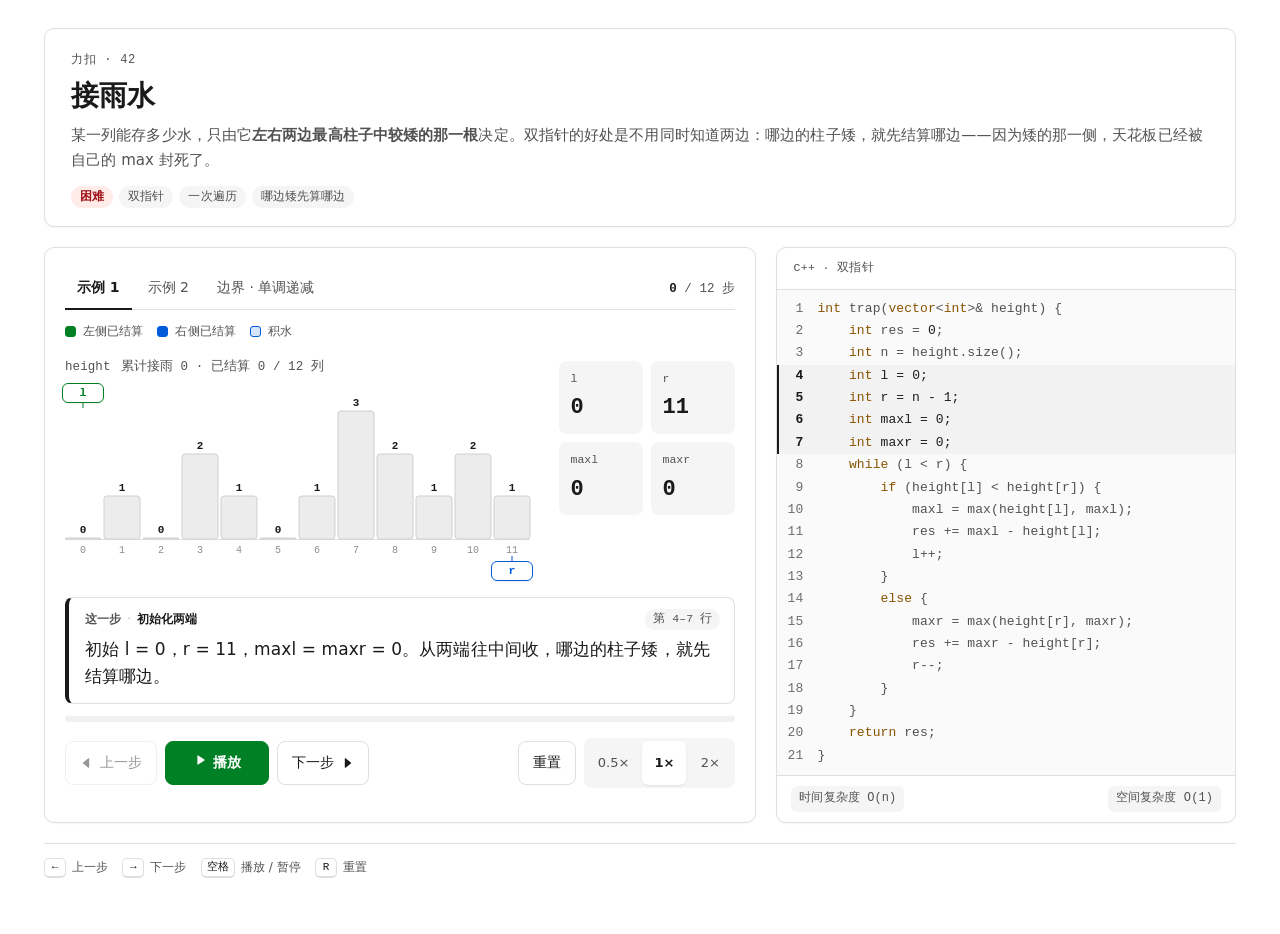
<file: 42 接雨水 - 双指针/index.html>
<!DOCTYPE html>
<html lang="zh-CN">
<head>
<meta charset="UTF-8" />
<meta name="viewport" content="width=device-width, initial-scale=1" />
<title>42. 接雨水 · 双指针</title>
<link rel="stylesheet" href="../assets/demo.css" />
</head>
<body>
  <!-- 页面结构 / 样式 / 动效 / 键盘 / 响应式全部由 ../assets/demo.js 生成。
       本题只需要改同目录的 problem.js。 -->
  <script src="../assets/motion.min.js"></script>
  <script src="./problem.js"></script>
  <script src="../assets/demo.js"></script>
</body>
</html>
</file>
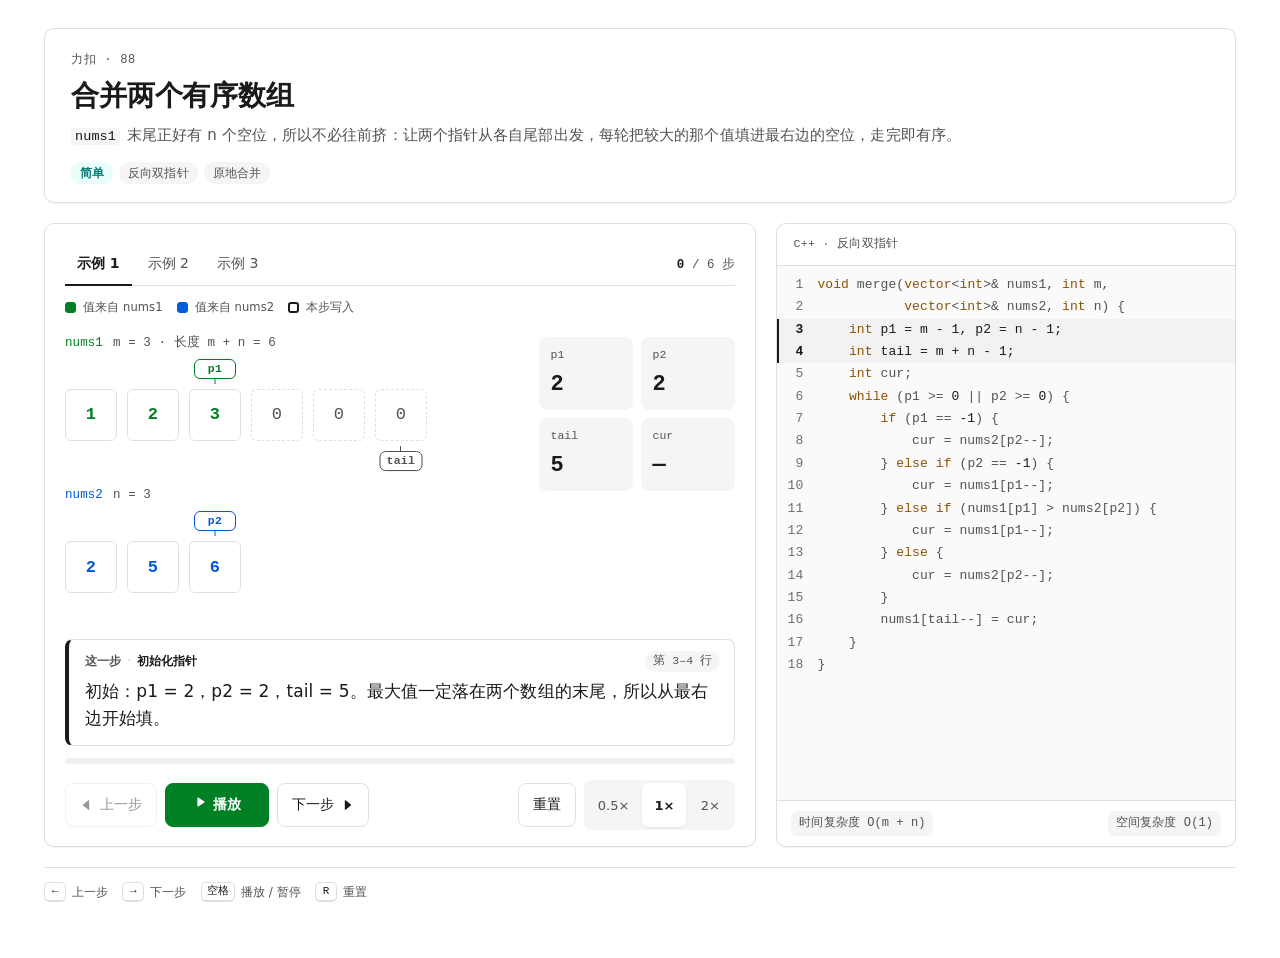
<file: 88 合并两个有序数组 - 双指针/index.html>
<!DOCTYPE html>
<html lang="zh-CN">
<head>
<meta charset="UTF-8" />
<meta name="viewport" content="width=device-width, initial-scale=1" />
<title>88. 合并两个有序数组 · 反向双指针演示</title>
<link rel="stylesheet" href="../assets/demo.css" />
</head>
<body>
  <!-- 页面结构、样式、动效、键盘、响应式全部由 ../assets/demo.js 生成；
       本题的全部内容是同目录的 problem.js。 -->
  <script src="../assets/motion.min.js"></script>
  <script src="./problem.js"></script>
  <script src="../assets/demo.js"></script>
</body>
</html>
</file>
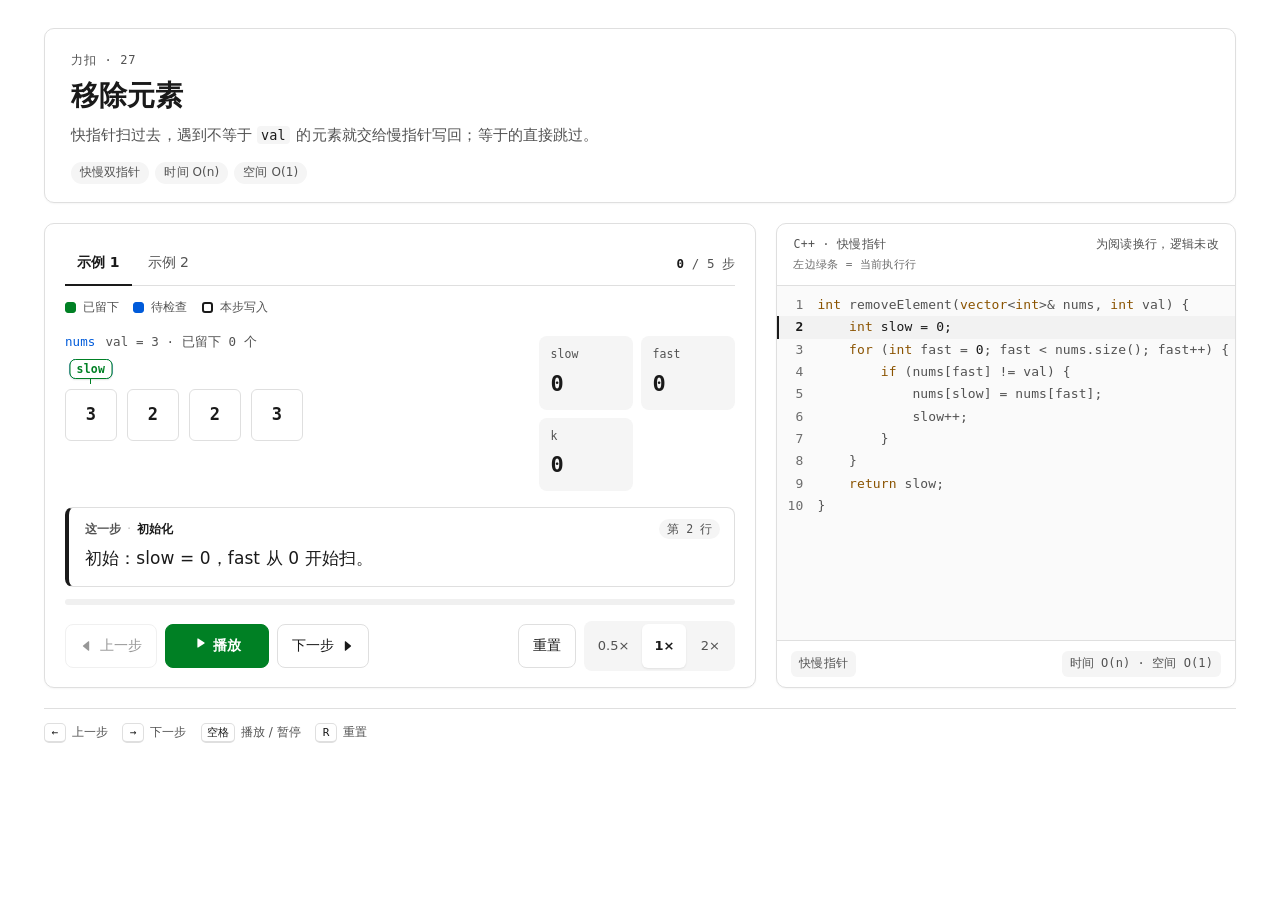
<file: _template/index.html>
<!DOCTYPE html>
<html lang="zh-CN">
<head>
<meta charset="UTF-8" />
<meta name="viewport" content="width=device-width, initial-scale=1" />
<title>替换成「题号. 题目名 · 思路」</title>
<link rel="stylesheet" href="../assets/demo.css" />
</head>
<body>
  <!-- 页面结构 / 样式 / 动效 / 键盘 / 响应式全部由 ../assets/demo.js 生成。
       本题只需要改同目录的 problem.js。 -->
  <script src="../assets/motion.min.js"></script>
  <script src="./problem.js"></script>
  <script src="../assets/demo.js"></script>
</body>
</html>
</file>
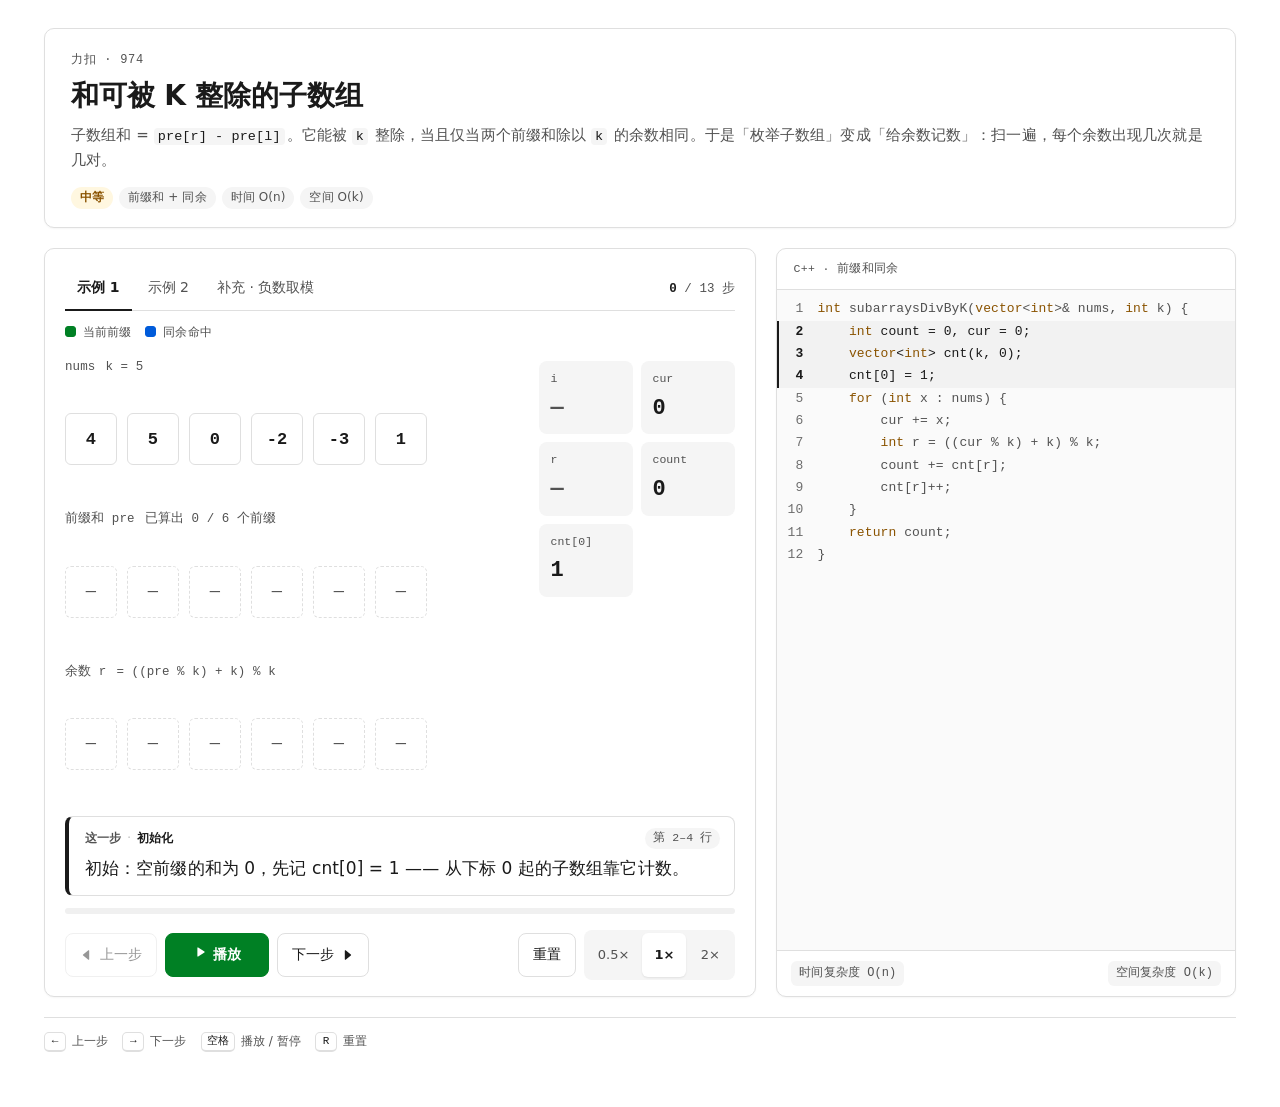
<file: 前缀和/974 和可被 K 整除的子数组 - 同余计数/index.html>
<!DOCTYPE html>
<html lang="zh-CN">
<head>
<meta charset="UTF-8" />
<meta name="viewport" content="width=device-width, initial-scale=1" />
<title>974. 和可被 K 整除的子数组 · 同余计数</title>
<link rel="stylesheet" href="../../assets/demo.css" />
</head>
<body>
  <!-- 页面结构 / 样式 / 动效 / 键盘 / 响应式全部由 ../../assets/demo.js 生成。
       本题只需要改同目录的 problem.js。 -->
  <script src="../../assets/motion.min.js"></script>
  <script src="./problem.js"></script>
  <script src="../../assets/demo.js"></script>
</body>
</html>
</file>
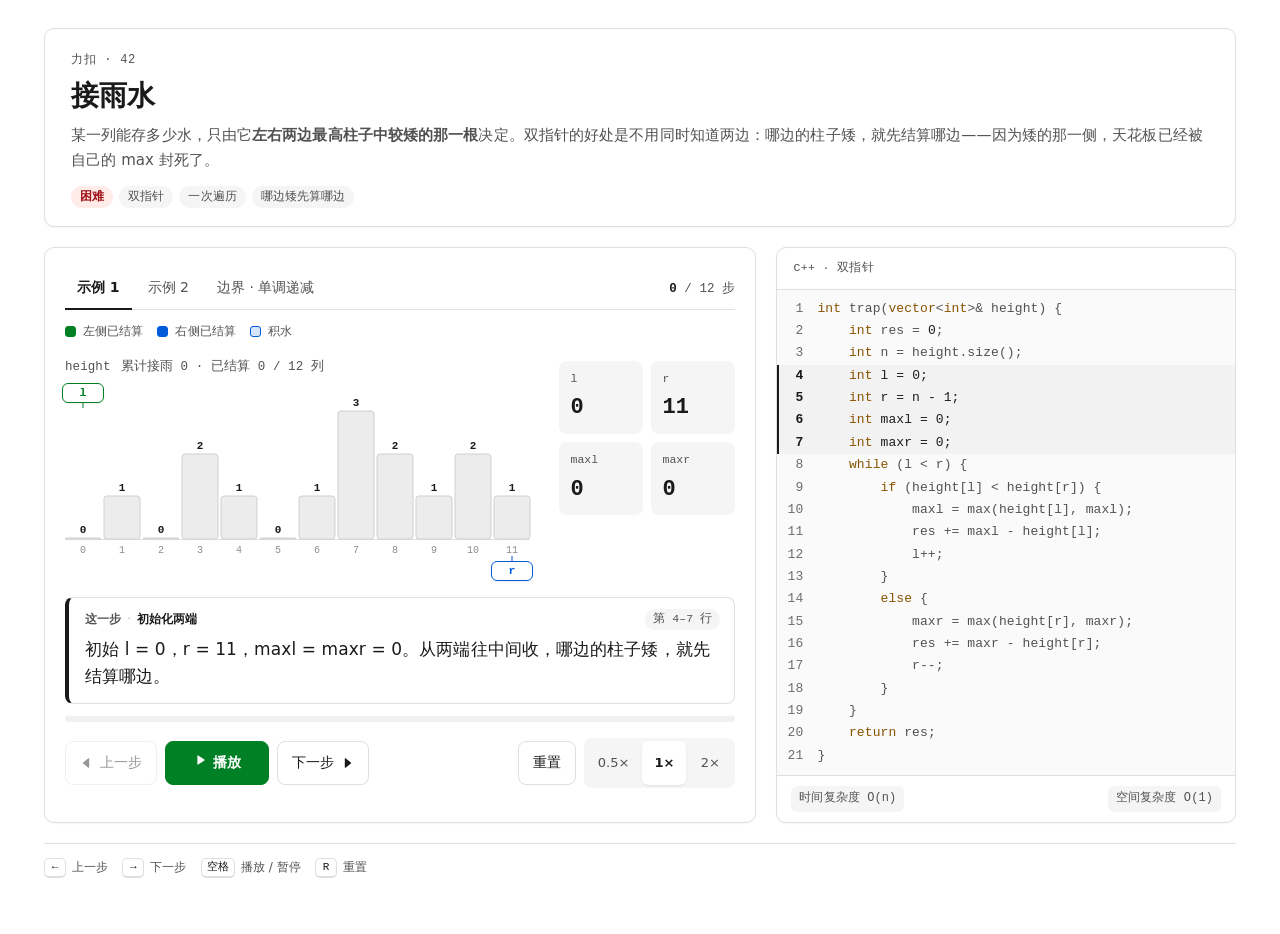
<file: 双指针/42 接雨水 - 双指针/index.html>
<!DOCTYPE html>
<html lang="zh-CN">
<head>
<meta charset="UTF-8" />
<meta name="viewport" content="width=device-width, initial-scale=1" />
<title>42. 接雨水 · 双指针</title>
<link rel="stylesheet" href="../../assets/demo.css" />
</head>
<body>
  <!-- 页面结构 / 样式 / 动效 / 键盘 / 响应式全部由 ../../assets/demo.js 生成。
       本题只需要改同目录的 problem.js。 -->
  <script src="../../assets/motion.min.js"></script>
  <script src="./problem.js"></script>
  <script src="../../assets/demo.js"></script>
</body>
</html>
</file>
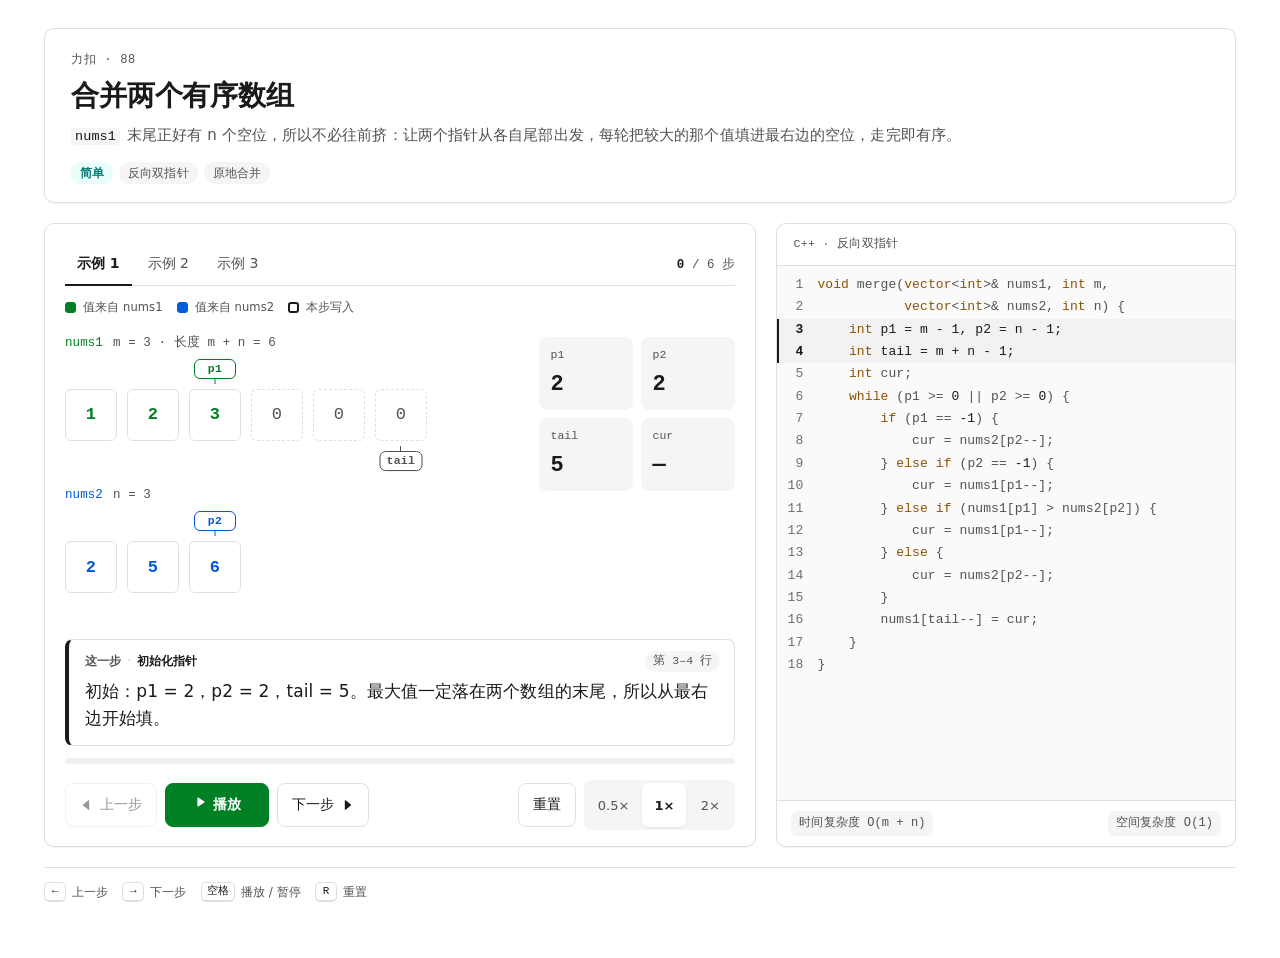
<file: 双指针/88 合并两个有序数组 - 双指针/index.html>
<!DOCTYPE html>
<html lang="zh-CN">
<head>
<meta charset="UTF-8" />
<meta name="viewport" content="width=device-width, initial-scale=1" />
<title>88. 合并两个有序数组 · 反向双指针演示</title>
<link rel="stylesheet" href="../../assets/demo.css" />
</head>
<body>
  <!-- 页面结构、样式、动效、键盘、响应式全部由 ../../assets/demo.js 生成；
       本题的全部内容是同目录的 problem.js。 -->
  <script src="../../assets/motion.min.js"></script>
  <script src="./problem.js"></script>
  <script src="../../assets/demo.js"></script>
</body>
</html>
</file>
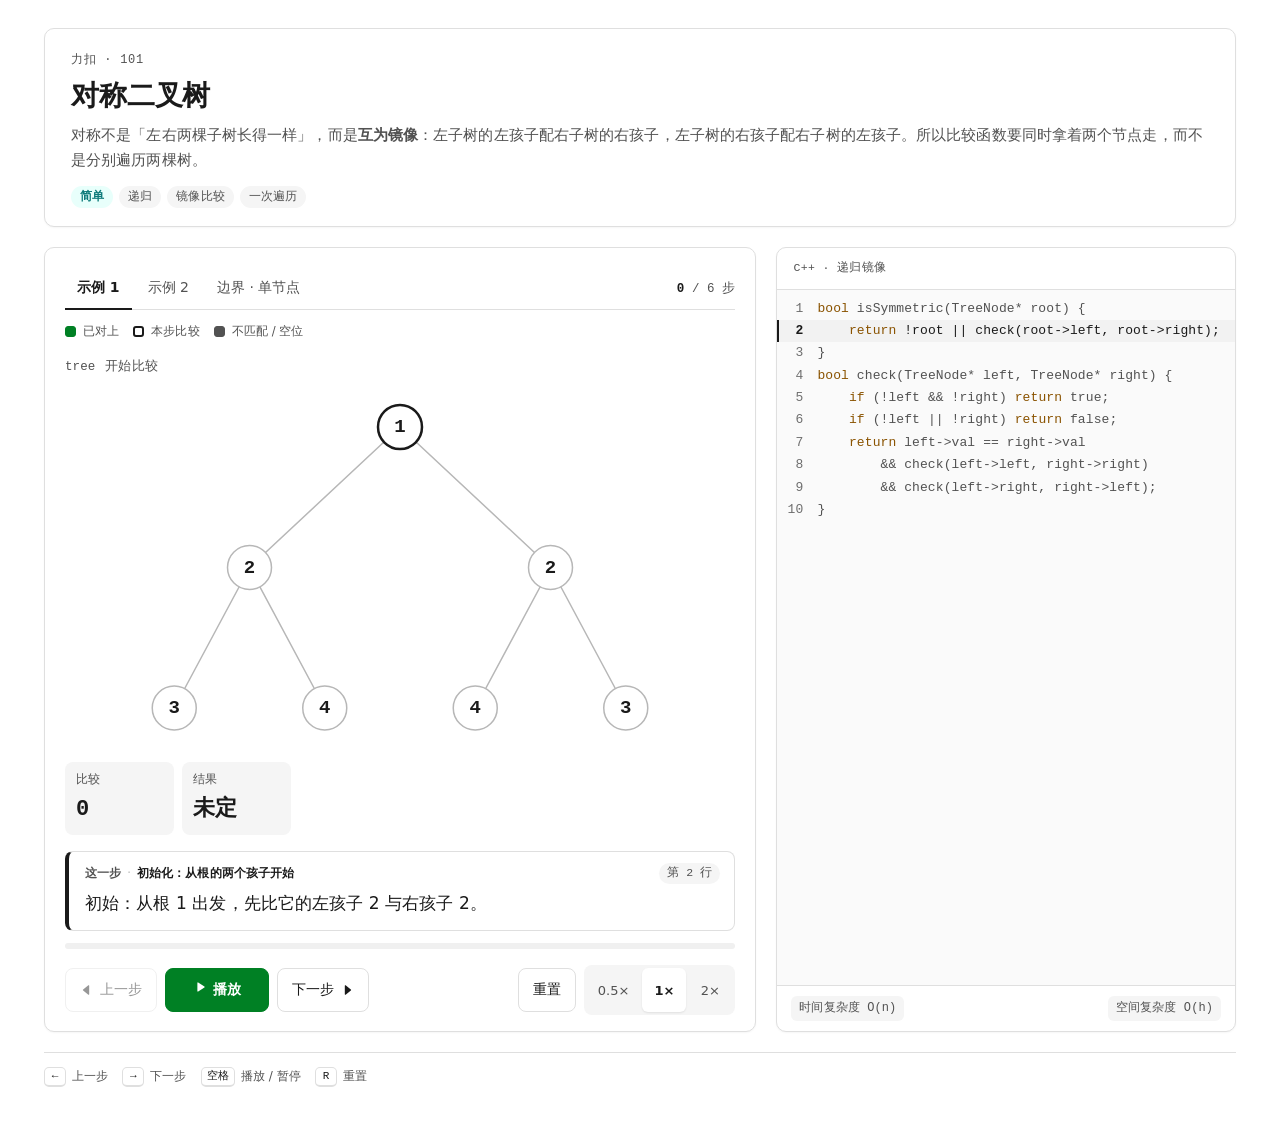
<file: 树/101 对称二叉树 - 递归镜像/index.html>
<!DOCTYPE html>
<html lang="zh-CN">
<head>
<meta charset="UTF-8" />
<meta name="viewport" content="width=device-width, initial-scale=1" />
<title>101. 对称二叉树 · 递归镜像</title>
<link rel="stylesheet" href="../../assets/demo.css" />
</head>
<body>
  <!-- 页面结构 / 样式 / 动效 / 键盘 / 响应式全部由 ../../assets/demo.js 生成。
       本题只需要改同目录的 problem.js。 -->
  <script src="../../assets/motion.min.js"></script>
  <script src="./problem.js"></script>
  <script src="../../assets/demo.js"></script>
</body>
</html>
</file>
<file: assets/demo.css>
/* demo.css — 演示页引擎样式（所有题目共用，不要在这里写题目专属内容）
   题目专属的只有两个入口：window.DEMO.meta.tones 里的色值，以及 DEMO.code / DEMO.build。 */

  /* ---------------------------------------------------------------
     设计契约见同目录 DESIGN.md。色值全部登记，页面里不再出现裸 hex。
     --------------------------------------------------------------- */
  :root {
    /* 力扣浅色（黑 / 灰 / 黄）。灰阶直接取 leetcode.cn 的 light-gray 档，
       橙 #FFA116 是它的品牌色 --brand-orange。
       语义色一律取同色阶的 -80 深档：品牌色对白底小字只有 1.7–4.0:1，不够 4.5:1。 */
    --bg: #FFFFFF;
    --panel: #FFFFFF;
    --well: #F5F5F5;
    --well-2: #F0F0F0;
    --fg: #1A1A1A;
    --fg-muted: #525252;
    --line: #DFDFDF;
    /* 交互控件的描边比卡片描边深一档，避免按钮在白卡上“无边框” */
    --line-strong: #B7B7B7;

    /* 橙：品牌 / 学习进度（进度条、中等难度）。不做「正在执行」的提示色 —— 黄色容易被读成警告 */
    --amber: #FFA116;
    --amber-hover: #FFB03A;
    --amber-soft: #FFF7E0;
    --amber-strong: #8A5300;
    --ink: #FFFFFF;

    /* 数据语义色：题目在 window.DEMO.meta.tones 里覆盖，不需要改这份 CSS */
    --green: #008024;
    --green-hover: #006620;
    --sky: #005BDA;
    --tone-a: var(--green);
    --tone-b: var(--sky);

    /* 代码面板：关键字走橙系深档，数字走正文黑，其余次级灰 —— 正好是黑灰黄三色 */
    --code-key: #8A5300;
    --code-bg: #FAFAFA;

    --cell: 52px;
    --gap: 10px;
    --r-panel: 10px;
    --r-cell: 6px;
    --ease: cubic-bezier(0.22, 0.9, 0.3, 1);
    --font: "Segoe UI Variable Text", "Segoe UI", "Noto Sans SC", "Microsoft YaHei UI",
            "PingFang SC", system-ui, -apple-system, sans-serif;
    --mono: "Cascadia Mono", "Cascadia Code", "JetBrains Mono", Consolas, "SF Mono",
            ui-monospace, monospace;
    --shadow-card: 0 1px 2px rgba(24, 24, 24, 0.04);
  }

  * { box-sizing: border-box; }

  html, body {
    margin: 0;
    padding: 0;
  }

  body {
    min-height: 100vh;
    background: var(--bg);
    color: var(--fg);
    font-family: var(--font);
    font-size: 15px;
    line-height: 1.62;
    letter-spacing: 0.006em;
    -webkit-font-smoothing: antialiased;
    text-rendering: optimizeLegibility;
  }

  .wrap {
    max-width: 1240px;
    margin: 0 auto;
    padding: 28px 24px 56px;
  }

  /* ---------- 页头：力扣题面卡 ---------- */
  .masthead {
    max-width: none;
    padding: 22px 26px 18px;
    background: var(--panel);
    border: 1px solid var(--line);
    border-radius: var(--r-panel);
    box-shadow: var(--shadow-card);
  }

  .eyebrow {
    margin: 0 0 8px;
    font-family: var(--mono);
    font-size: 12px;
    letter-spacing: 0.06em;
    color: var(--fg-muted);
  }

  h1 {
    margin: 0 0 10px;
    font-size: 28px;
    line-height: 1.25;
    letter-spacing: -0.005em;
    font-weight: 650;
  }

  .lede {
    margin: 0;
    font-size: 15px;
    color: var(--fg-muted);
    text-wrap: pretty;
  }

  .lede-short { display: none; }

  .lede code {
    font-family: var(--mono);
    font-size: 13.5px;
    color: var(--fg);
    padding: 1px 4px;
    margin-inline-end: 2px;
    border-radius: 4px;
    background: var(--well);
  }

  /* 标签带：难度徽标 + 事实 chip（力扣题面下方那一条） */
  .facts {
    display: flex;
    flex-wrap: wrap;
    align-items: center;
    gap: 6px;
    margin: 14px 0 0;
    padding: 0;
    list-style: none;
    font-size: 12px;
    color: var(--fg-muted);
  }

  .facts li {
    display: inline-flex;
    align-items: center;
    height: 22px;
    padding: 0 9px;
    border-radius: 999px;
    background: var(--well);
    white-space: nowrap;
  }

  /* 难度徽标用力的三色深档，白底均 ≥ 4.5:1 */
  .facts li.chip-diff { font-weight: 600; }
  .facts li.chip-diff[data-diff="简单"] { color: #0E7B7B; background: #E8FFFB; }
  .facts li.chip-diff[data-diff="中等"] { color: var(--amber-strong); background: var(--amber-soft); }
  .facts li.chip-diff[data-diff="困难"] { color: #A1121B; background: #FFECE8; }

  /* ---------- 布局 ---------- */
  .layout {
    display: grid;
    grid-template-columns: minmax(0, 1.55fr) minmax(0, 1fr);
    gap: 20px;
    align-items: stretch;
    margin-top: 20px;
  }

  .panel {
    background: var(--panel);
    border: 1px solid var(--line);
    border-radius: var(--r-panel);
    box-shadow: var(--shadow-card);
  }

  /* ---------- 舞台 ---------- */
  .stage { padding: 18px 20px 16px; }

  .stage-head {
    display: flex;
    align-items: flex-end;
    justify-content: space-between;
    gap: 16px;
    flex-wrap: wrap;
    padding-bottom: 0;
    border-bottom: 1px solid var(--line);
  }

  .seg {
    display: inline-flex;
    gap: 2px;
  }

  /* 示例切换：力扣式下划线 tab —— 选中项用 2px 橙线压在卡片分隔线上 */
  .seg-tabs { align-items: flex-end; gap: 4px; flex: 0 1 auto; min-width: 0; }

  .seg-tabs .seg-btn {
    height: 44px;
    padding: 0 12px;
    border: 0;
    border-bottom: 2px solid transparent;
    border-radius: 0;
    margin-bottom: -1px;
    background: transparent;
    color: var(--fg-muted);
    font-size: 14px;
  }

  .seg-tabs .seg-btn:hover { color: var(--fg); background: var(--well); }
  .seg-tabs .seg-btn.is-active {
    background: transparent;
    color: var(--fg);
    font-weight: 600;
    border-bottom-color: var(--fg);
  }

  /* 速度：小药丸分段器 */
  .seg-pill { padding: 3px; background: var(--well); border-radius: 8px; }

  .seg-pill .seg-btn {
    min-height: 44px;
    min-width: 44px;
    padding: 0 11px;
    border-radius: 6px;
    background: transparent;
    color: var(--fg-muted);
    font-size: 13px;
  }

  .seg-pill .seg-btn:hover { color: var(--fg); }

  .seg-pill .seg-btn.is-active {
    background: #fff;
    color: var(--fg);
    font-weight: 600;
    box-shadow: 0 1px 2px rgba(24, 24, 24, 0.09);
  }

  .seg-btn {
    min-height: 44px;
    padding: 0 14px;
    border: 0;
    border-radius: 7px;
    background: transparent;
    color: var(--fg-muted);
    font: inherit;
    font-size: 13.5px;
    cursor: pointer;
    transition: background-color 160ms var(--ease), color 160ms var(--ease),
      border-color 160ms var(--ease);
  }

  .seg-btn:hover { color: var(--fg); }
  .seg-btn.is-active { color: var(--fg); font-weight: 600; }
  .seg-btn:focus-visible { outline: 2px solid var(--amber); outline-offset: 2px; }

  .step-count {
    margin: 0;
    padding-bottom: 10px;
    font-family: var(--mono);
    font-size: 12.5px;
    color: var(--fg-muted);
    font-variant-numeric: tabular-nums;
  }

  .step-count b { color: var(--fg); font-weight: 600; }

  /* 数组区块：左边格子，右边读数——两块数据同屏，不留死区 */
  .arrays {
    display: grid;
    grid-template-columns: minmax(0, 430px) minmax(150px, 196px);
    justify-content: space-between;
    column-gap: 28px;
    row-gap: 20px;
    align-items: start;
    padding: 16px 0 0;
  }

  .arrays-main {
    display: grid;
    gap: 14px;
    min-width: 0;
  }

  .readouts {
    display: grid;
    gap: 10px;
    align-content: start;
    padding-top: 4px;
  }

  .readouts-grid {
    display: grid;
    grid-template-columns: repeat(2, minmax(0, 1fr));
    gap: 8px;
  }

  .array-block { position: relative; min-width: 0; }

  .array-label {
    display: flex;
    align-items: baseline;
    gap: 10px;
    margin-bottom: 6px;
    font-family: var(--mono);
    font-size: 12.5px;
  }

  .tag { font-weight: 600; }
  .array-label [data-tone] { color: var(--tone); }
  .dim { color: var(--fg-muted); }

  .cellwrap {
    position: relative;
    /* 上 30 下 30：徽标 20px + 指向短线 6px，留 4px 呼吸，不再压住格子边框 */
    padding: 30px 0;
  }

  .cells {
    display: flex;
    gap: var(--gap);
    flex-wrap: nowrap;
  }

  .cell {
    position: relative;
    width: var(--cell);
    height: var(--cell);
    display: grid;
    place-items: center;
    border: 1px solid var(--line);
    border-radius: var(--r-cell);
    background: #fff;
    font-family: var(--mono);
    font-size: 17px;
    font-weight: 600;
    font-variant-numeric: tabular-nums;
    color: var(--fg);
    transition:
      background-color 180ms var(--ease),
      border-color 180ms var(--ease),
      box-shadow 180ms var(--ease),
      color 180ms var(--ease);
  }

  .cell { --tone: var(--tone-a); }
  .cell.tone-a, .cell.tone-b { color: var(--tone); }

  /* 空位：虚线 + 低对比文字，色觉之外还有第二条信息通道 */
  .cell.is-empty {
    background: transparent;
    border-style: dashed;
    color: var(--fg-muted);
    font-weight: 500;
  }

  .cell.is-consumed { opacity: 0.42; }

  /* 来源色只用于格内数字；“本步写入”= 墨色 2px 描边（中性，不与来源色抢语义） */
  .cell.is-target {
    background: #fff;
    border: 2px solid var(--fg);
  }

  .cell.is-flying .val { opacity: 0; }

  /* ---------- bars 布局：2D 柱状图（接雨水这类「柱高 + 积水」题） ---------- */
  .chart { position: relative; display: block; }
  .cellwrap.has-chart { padding: 28px 0 24px; }
  .chart-svg { display: block; overflow: visible; }
  .chart-svg .baseline { stroke: var(--line); stroke-width: 1; }
  .chart-svg .bar { fill: #ECECEC; stroke: #D0D0D0; stroke-width: 1; }
  .chart-svg .bar[data-tone] { stroke: var(--tone); fill: color-mix(in srgb, var(--tone) 10%, #fff); }
  .chart-svg .water { fill: rgba(0, 91, 218, 0.16); stroke: var(--tone-b); stroke-width: 1; }
  .chart-svg text {
    font-family: var(--mono);
    font-size: 11px;
    font-variant-numeric: tabular-nums;
  }
  .chart-svg .h-val { fill: var(--fg); font-weight: 600; }
  .chart-svg .h-val[data-tone] { fill: var(--tone); }
  .chart-svg .w-val { fill: var(--tone-b); font-weight: 600; font-size: 10px; }
  .chart-svg .idx { fill: #8C8C8C; font-size: 10px; }

  /* ---------- network 布局：nodes / edges 画成 SVG 节点图（树、图、Trie） ---------- */
  .net { position: relative; display: block; }
  .cellwrap.has-net { padding: 10px 0 6px; }
  .net-svg { display: block; max-width: 100%; overflow: visible; }
  .net-svg text { font-family: var(--mono); font-variant-numeric: tabular-nums; }

  .net-edge { stroke: var(--line-strong); stroke-width: 1.5; stroke-linecap: round; }
  .net-edge.is-ghost { stroke: var(--line); stroke-dasharray: 3 4; }
  .net-edge.is-active { stroke: var(--fg); stroke-width: 2.5; }
  .net-edge.is-settled { stroke: var(--tone-a); stroke-width: 2; }
  .net-edge.is-rejected { stroke: var(--fg); stroke-width: 2; stroke-dasharray: 5 4; }

  .net-node circle { fill: #FFFFFF; stroke: var(--line-strong); stroke-width: 1.5; }
  .net-node .net-label { fill: var(--fg); font-weight: 600; }
  .net-node .net-sub { fill: var(--fg-muted); font-size: 11px; }

  /* 空节点（树里不存在的孩子）：虚线圈不填色，让人一眼看出"这里没有节点" */
  .net-node.is-ghost circle { fill: transparent; stroke: var(--line-strong); stroke-dasharray: 3 3; }
  .net-node.is-ghost .net-label { fill: var(--fg-muted); font-weight: 500; }

  /* 正在比较：墨线加粗。「正在执行」在本工作区一律中性灰 + 墨线，不用彩色 */
  .net-node.is-active circle { stroke: var(--fg); stroke-width: 2.5; }
  .net-node.is-active .net-label { fill: var(--fg); }

  /* 判定相等：绿 */
  .net-node.is-settled circle {
    stroke: var(--tone-a);
    stroke-width: 2;
    fill: color-mix(in srgb, var(--tone-a) 10%, #fff);
  }
  .net-node.is-settled .net-label { fill: var(--tone-a); }

  /* 判定失败：虚线圈 + 灰字，用形状表达"不成立"，不靠第三种颜色 */
  .net-node.is-rejected circle {
    stroke: var(--fg);
    stroke-width: 2;
    stroke-dasharray: 4 3;
    fill: var(--well-2);
  }
  .net-node.is-rejected .net-label { fill: var(--fg-muted); }

  /* 指针标记：白底药丸，压在白格上也分得开 */
  .marker {
    position: absolute;
    left: 0;
    top: 0;
    display: inline-flex;
    align-items: center;
    justify-content: center;
    min-width: 42px;
    height: 20px;
    padding: 0 6px;
    border: 1px solid var(--tone, var(--line));
    border-radius: 6px;
    background: #fff;
    color: var(--tone, var(--fg));
    font-family: var(--mono);
    font-size: 11.5px;
    font-weight: 600;
    letter-spacing: 0.02em;
    white-space: nowrap;
    box-shadow: 0 1px 2px rgba(24, 24, 24, 0.06);
    will-change: transform;
  }

  .marker::after {
    content: "";
    position: absolute;
    left: 50%;
    width: 1px;
    height: 6px;
    background: var(--tone, var(--line));
    transform: translateX(-50%);
  }

  .marker-top { top: 0; }
  .marker-top::after { top: 100%; }
  .marker-bottom { top: auto; bottom: 0; }
  .marker-bottom::after { top: auto; bottom: 100%; }


  .row-empty {
    padding: 16px 0;
    font-family: var(--mono);
    font-size: 12.5px;
    color: var(--fg-muted);
  }

  /* 解说卡：全页最该被读到的一段话。
     白底 + 左侧 3px 墨线把它从「灰底小字」提到正文之上；分支名和行号引用收进卡内头行，
     外面不再多挂一行「这一步：xxx」，少一条悬空的分隔。 */
  .narration {
    display: flex;
    flex-direction: column;
    gap: 6px;
    margin: 16px 0 0;
    min-height: 80px;
    padding: 11px 14px 13px 16px;
    background: #fff;
    border: 1px solid var(--line);
    border-left: 4px solid var(--fg);
    border-radius: 8px;
  }

  .narr-head {
    display: flex;
    flex-wrap: wrap;
    align-items: center;
    justify-content: space-between;
    gap: 4px 10px;
    margin: 0;
  }

  .narr-kicker {
    font-size: 11.5px;
    font-weight: 600;
    color: var(--fg-muted);
  }

  .narr-kicker b { color: var(--fg); font-weight: 700; }

  /* 分支名前的分隔点：分支为空时不出现 */
  .narr-kicker b:not(:empty)::before {
    content: "·";
    margin: 0 6px;
    color: var(--line-strong);
    font-weight: 400;
  }

  .narr-text {
    margin: 0;
    font-size: 17px;
    font-weight: 500;
    line-height: 1.6;
    color: var(--fg);
    text-wrap: pretty;
  }

  .narr-ref {
    flex: 0 0 auto;
    padding: 1px 8px;
    border-radius: 999px;
    background: var(--well);
    font-family: var(--mono);
    font-size: 11.5px;
    color: var(--fg-muted);
    white-space: nowrap;
  }

  /* 进度：力扣式细进度条，可点击任意位置跳步 */
  .progress {
    position: relative;
    height: 6px;
    margin: 12px 0 16px;
    background: var(--well-2);
    border-radius: 999px;
    cursor: pointer;
  }

  /* 把命中区上下各撑 10px，6px 的轨道也能点中 */
  .progress::after {
    content: "";
    position: absolute;
    inset: -10px 0;
  }

  .progress:hover { background: #E6E6E6; }

  .progress .bar {
    height: 100%;
    width: 0;
    background: var(--amber);
    border-radius: 999px;
    transition: width 240ms var(--ease);
    pointer-events: none;
  }

  .progress:focus-visible { outline: 2px solid var(--amber); outline-offset: 4px; }

  /* 控制条 */
  .transport {
    display: flex;
    flex-wrap: wrap;
    align-items: center;
    gap: 8px;
  }

  .transport .spacer { flex: 1 1 0; min-width: 0; }
  .controls {
    display: flex;
    flex-wrap: wrap;
    align-items: center;
    gap: 8px;
  }

  .transport { display: flex; flex-wrap: wrap; align-items: center; gap: 8px; }

  .transport-aux {
    display: flex;
    flex-wrap: wrap;
    align-items: center;
    gap: 8px;
    margin-left: auto;
  }

  /* 次要按钮：白底 + 发丝线（力扣的默认按钮） */
  .btn {
    display: inline-flex;
    align-items: center;
    justify-content: center;
    gap: 6px;
    min-height: 44px;
    padding: 0 14px;
    border: 1px solid var(--line);
    border-radius: 8px;
    background: #fff;
    color: var(--fg);
    font: inherit;
    font-size: 13.5px;
    cursor: pointer;
    transition: background-color 160ms var(--ease), border-color 160ms var(--ease),
      transform 80ms var(--ease);
  }

  .btn:hover:not(:disabled) { background: var(--well); border-color: var(--line-strong); }
  .btn:active:not(:disabled) { transform: translateY(1px); }
  .btn:disabled { opacity: 0.45; cursor: not-allowed; }
  .btn:focus-visible { outline: 2px solid var(--amber); outline-offset: 2px; }

  /* 主按钮：力扣绿实心（白字 5.11:1） */
  .btn-primary {
    background: var(--green);
    border-color: var(--green);
    color: var(--ink);
    font-weight: 650;
    min-width: 104px;
  }

  .btn-primary:hover:not(:disabled) {
    background: var(--green-hover);
    border-color: var(--green-hover);
  }

  .btn svg { width: 14px; height: 14px; fill: currentColor; }

  /* ---------- 侧栏：只放代码，两栏底边拉齐 ---------- */
  .side {
    display: flex;
    flex-direction: column;
    gap: 16px;
    min-width: 0;
  }

  /* 读数格：值一变就整格亮起来——白底 + 2px 墨框（和「本步写入」同一套语言），
     数值后面再标出变了多少，眼睛不用拿数字去比上一步 */
  .var {
    position: relative;
    padding: 9px 11px 8px;
    border-radius: 8px;
    background: var(--well);
    box-shadow: inset 0 0 0 1px transparent;
    transition: background-color 180ms var(--ease), box-shadow 180ms var(--ease);
  }

  .var.is-changed {
    background: #fff;
    box-shadow: inset 0 0 0 2px var(--fg);
  }

  .var-k {
    display: block;
    font-family: var(--mono);
    font-size: 11.5px;
    color: var(--fg-muted);
  }

  .var-v {
    display: block;
    margin-top: 2px;
    font-family: var(--mono);
    font-size: 22px;
    font-weight: 600;
    font-variant-numeric: tabular-nums;
    color: var(--fg);
  }

  .var-v.is-negative { color: var(--fg-muted); }

  /* 变化量：贴着数值右上角的小墨牌，+3 / −1 直接读出来 */
  .var-delta {
    display: inline-block;
    margin-left: 6px;
    padding: 0 5px;
    border-radius: 999px;
    background: var(--fg);
    color: var(--panel);
    font-size: 10.5px;
    font-weight: 600;
    line-height: 1.55;
    vertical-align: 5px;
    letter-spacing: 0;
  }

  .codepanel {
    display: flex;
    flex-direction: column;
    flex: 1 1 auto;
    overflow: hidden;
  }

  .code-head {
    display: flex;
    flex-wrap: wrap;
    justify-content: space-between;
    gap: 4px 12px;
    padding: 11px 16px;
    border-bottom: 1px solid var(--line);
    font-family: var(--mono);
    font-size: 11.5px;
    color: var(--fg-muted);
    letter-spacing: 0.03em;
  }

  .code-note {
    flex: 1 0 100%;
    font-size: 11px;
    line-height: 1.5;
    color: color-mix(in srgb, var(--fg-muted) 85%, transparent);
  }

  /* 复杂度条：做成两枚浅底 chip —— 小字灰字太弱，读者扫不到 */
  .code-meta {
    display: flex;
    flex-wrap: wrap;
    justify-content: space-between;
    gap: 6px 10px;
    margin-top: auto;
    padding: 10px 14px;
    border-top: 1px solid var(--line);
    font-family: var(--mono);
    font-size: 12px;
    color: var(--fg-muted);
  }

  .code-meta span {
    display: inline-flex;
    align-items: center;
    gap: 6px;
    padding: 3px 8px;
    border-radius: 6px;
    background: var(--well);
  }

  .code-meta b { color: var(--fg); font-weight: 600; }

  .code {
    flex: 1 1 auto;
    margin: 0;
    padding: 8px 0;
    background: var(--code-bg);
    font-family: var(--mono);
    font-size: 13px;
    line-height: 1.72;
    overflow-x: auto;
    scrollbar-width: thin;
    scrollbar-color: var(--line) transparent;
  }

  .code::-webkit-scrollbar { height: 8px; }
  .code::-webkit-scrollbar-thumb { background: var(--line); border-radius: 999px; }
  .code::-webkit-scrollbar-track { background: transparent; }

  /* 黑灰黄三色：关键字橙系深档、数字正文黑、其余次级灰 */
  .cl .kw { color: var(--code-key); }
  .cl .num { color: var(--fg); font-weight: 500; }

  .cl {
    display: block;
    padding: 0 16px 0 0;
    white-space: pre;
    color: var(--fg-muted);
    transition: color 160ms var(--ease), background-color 160ms var(--ease);
  }

  /* 悬停整行给一点点灰，方便对行（力扣 code 区的 hover 手感） */
  .cl:hover { background: #F2F2F2; }

  .cl .ln {
    display: inline-block;
    width: 26px;
    margin-right: 14px;
    text-align: right;
    color: #6E6E6E;
    user-select: none;
  }

  /* 当前执行行：中性灰底 + 左侧 2px 墨线（不用黄色 —— 黄色读起来像警告） */
  .cl.is-active {
    background: #F2F2F2;
    box-shadow: inset 2px 0 0 var(--fg);
    color: var(--fg);
  }

  .cl.is-active .ln { color: var(--fg); font-weight: 600; }

  /* ---------- 页脚 ---------- */
  .foot {
    display: flex;
    flex-wrap: wrap;
    align-items: center;
    justify-content: space-between;
    gap: 12px;
    margin-top: 20px;
    padding-top: 14px;
    border-top: 1px solid var(--line);
    font-size: 12px;
    color: var(--fg-muted);
  }

  .legend {
    display: flex;
    flex-wrap: wrap;
    gap: 14px;
    margin: 12px 0 0;
    padding: 0;
    list-style: none;
    font-size: 11.5px;
    color: var(--fg-muted);
  }

  .legend li { display: inline-flex; align-items: center; gap: 7px; }

  .sw {
    width: 11px;
    height: 11px;
    border-radius: 3px;
    border: 1px solid var(--line);
  }

  .sw[data-tone] { background: var(--tone); border-color: var(--tone); }
  .sw-ring { background: #fff; border: 2px solid var(--fg); }
  .sw-water { background: rgba(0, 91, 218, 0.16); border-color: var(--tone-b); }

  /* 键盘提示：每个键一枚 kbd，键与说明成组，组之间用间距分开（不再用「·」串成一长句） */
  .keys {
    display: flex;
    flex-wrap: wrap;
    align-items: center;
    gap: 6px 14px;
    margin: 0;
  }

  .keys .key-item {
    display: inline-flex;
    align-items: center;
    gap: 6px;
    font-size: 12px;
    color: var(--fg-muted);
  }

  .keys kbd {
    display: inline-flex;
    align-items: center;
    justify-content: center;
    min-width: 22px;
    height: 20px;
    padding: 0 5px;
    border: 1px solid var(--line);
    border-bottom-width: 2px;
    border-radius: 5px;
    background: #fff;
    color: var(--fg);
    font-family: var(--mono);
    font-size: 11px;
    line-height: 1;
  }

  .keys-touch { margin: 0; display: none; }

  .sr-only {
    position: absolute;
    width: 1px;
    height: 1px;
    padding: 0;
    margin: -1px;
    overflow: hidden;
    clip: rect(0 0 0 0);
    white-space: nowrap;
    border: 0;
  }

  /* 飞行的数值块 */
  .ghost {
    position: fixed;
    z-index: 50;
    width: var(--cell);
    height: var(--cell);
    display: grid;
    place-items: center;
    border-radius: var(--r-cell);
    border: 2px solid var(--tone, var(--tone-a));
    background: #fff;
    color: var(--tone, var(--tone-a));
    font-family: var(--mono);
    font-size: 17px;
    font-weight: 600;
    pointer-events: none;
    box-shadow: 0 8px 20px rgba(24, 24, 24, 0.16);
  }



  /* ---------- 响应式 ---------- */
  /* bars 布局：图表吃满舞台左列，读数仍在右侧（窄屏回到单栏，见 ≤820） */
  @media (min-width: 821px) {
    .layout-bars .arrays { grid-template-columns: minmax(0, 1fr) minmax(140px, 176px); }
    /* network 布局：节点图吃满整行，读数落到图下方——树越宽越好读 */
    .layout-network .arrays { grid-template-columns: minmax(0, 1fr); row-gap: 14px; }
    .layout-network .readouts { padding-top: 0; }
    .layout-network .readouts-grid { grid-template-columns: repeat(4, minmax(0, 1fr)); max-width: 460px; }
  }

  @media (min-width: 1700px) {
    .wrap { max-width: 1420px; }
  }

  @media (max-width: 1150px) {
    .code { font-size: 12.5px; }
  }

  @media (max-width: 979px) {
    .layout { grid-template-columns: minmax(0, 1fr); }
  }

  /* 控制条在窄面板里改成两行：上排三段步进，下排重置 + 速度 */
  @media (max-width: 1150px) {
    /* 单栏时把整页收窄居中：卡片不会被拉成一整屏宽，header 与卡片仍左对齐 */
    .wrap { max-width: 760px; margin: 0 auto; padding: 28px 20px 48px; }
    .layout { grid-template-columns: minmax(0, 1fr); }
  }

  @media (max-width: 820px) {
    .arrays { grid-template-columns: minmax(0, 1fr); gap: 12px; }
    .readouts { padding-top: 0; }
    .readouts-grid { grid-template-columns: repeat(4, minmax(0, 1fr)); }
  }

  @media (max-width: 1100px) {
    .controls {
      display: grid;
      grid-template-columns: repeat(3, minmax(0, 1fr));
      gap: 6px;
    }
    .transport,
    .transport-aux { display: contents; }
    .controls .spacer { display: none; }
    #btnReset { grid-column: 1 / 2; }
    .controls .seg {
      grid-column: 2 / -1;
      display: flex;
    }
    .controls .seg .seg-btn { flex: 1 1 0; }
  }

  @media (max-width: 460px) {
    .controls { grid-template-columns: 1fr 1.28fr 1fr; }
    .controls .seg .seg-btn { padding: 0 6px; }
    .btn { padding: 0 8px; font-size: 13px; }
    .btn-primary { min-width: 0; }
  }

  @media (max-width: 700px) {
    :root { --cell: 40px; --gap: 8px; }
    .wrap { padding: 20px 16px 40px; }
    .masthead { padding: 16px 16px 14px; }
    h1 { font-size: 24px; }
    .stage { padding: 14px 14px 12px; }
    .cellwrap { padding: 28px 0; }
    .cell { font-size: 15px; }
    .ghost { font-size: 15px; }

    /* 窄屏：读数移到格子下面，仍在同一张卡里，步进时不用跨屏对照 */
    .arrays { grid-template-columns: minmax(0, 1fr); gap: 12px; }
    .lede { display: none; }
    .lede-short { display: block; }
    .readouts { padding-top: 0; }
    .readouts-grid { grid-template-columns: repeat(4, minmax(0, 1fr)); gap: 6px; }
    .var { padding: 8px 9px 7px; }
    .var-v { font-size: 18px; }
    .var-delta { margin-left: 4px; padding: 0 4px; font-size: 9.5px; vertical-align: 4px; }

    .narration { min-height: 0; padding: 9px 12px 11px 13px; gap: 5px; border-left-width: 4px; }
    .narr-text { font-size: 15px; }

    /* 手机上把控制条固定到视口底部：主操作永远在首屏，滚到代码栏也能继续步进；
       body 预留同等高度，内容不会被压住 */
    body { padding-bottom: 96px; }
    .controls { display: block; }
    .transport {
      position: fixed;
      left: 0;
      right: 0;
      bottom: 0;
      z-index: 60;
      display: grid;
      grid-template-columns: 1fr 1.28fr 1fr;
      margin: 0;
      padding: 6px 12px calc(8px + env(safe-area-inset-bottom));
      background: var(--panel);
      border-top: 1px solid var(--line);
      border-radius: 0;
      box-shadow: 0 -6px 16px rgba(24, 24, 24, 0.08);
    }
    .transport-aux {
      display: grid;
      grid-template-columns: auto minmax(0, 1fr);
      gap: 8px;
      margin: 14px 0 0;
      padding-top: 14px;
      border-top: 1px solid var(--line);
    }
    .transport-aux .seg { display: flex; }
    .transport-aux .seg .seg-btn { flex: 1 1 0; }
    #btnReset { min-width: 72px; }
    .legend {
      display: grid;
      grid-template-columns: repeat(3, minmax(0, 1fr));
      gap: 6px 8px;
      font-size: 11px;
    }

    /* 固定条上沿做一层渐变安全区：内容滚到条下是“渐隐”，不是被裁断 */
    .transport::before {
      content: "";
      position: absolute;
      left: 0;
      right: 0;
      bottom: 100%;
      height: 20px;
      background: linear-gradient(to top, var(--panel), color-mix(in srgb, var(--panel) 0%, transparent));
      pointer-events: none;
    }
    .narr-ref { font-size: 11px; }

    .seg-btn { padding: 0 11px; }
    .code { font-size: 11.5px; }
    .cl .ln { width: 18px; margin-right: 10px; }
    .cl { padding-right: 12px; }

    .keys { display: none; }
    .keys-touch { display: block; }
  }

  @media (prefers-reduced-motion: reduce) {
    * {
      animation-duration: 0.001ms !important;
      transition-duration: 0.001ms !important;
    }
  }
  /* 320px 窄屏：格子与代码再缩一档，保证 6 格不撑破面板 */
  @media (max-width: 380px) {
    :root { --cell: 34px; --gap: 6px; }
    .stage { padding: 12px; }
    .cell { font-size: 13px; }
    .ghost { font-size: 13px; width: var(--cell); height: var(--cell); }
    .code { font-size: 10.5px; }
    .cl .ln { width: 16px; margin-right: 8px; }
    .cl { padding-right: 6px; }
    h1 { font-size: 21px; }
    .step-count { font-size: 11.5px; }
    .var-v { font-size: 15px; }
  }
/* ---------------------------------------------------------------------------
   语义色调：放在文件末尾，确保覆盖 .cell / .marker 里的默认 --tone。
   题目只在 spec.meta.tones 里覆盖 --tone-a / --tone-b 的色值，不碰这里。
   --------------------------------------------------------------------------- */
.tone-a,
[data-tone="a"] { --tone: var(--tone-a); }

.tone-b,
[data-tone="b"] { --tone: var(--tone-b); }

[data-tone="muted"] { --tone: var(--fg-muted); }
</file>
